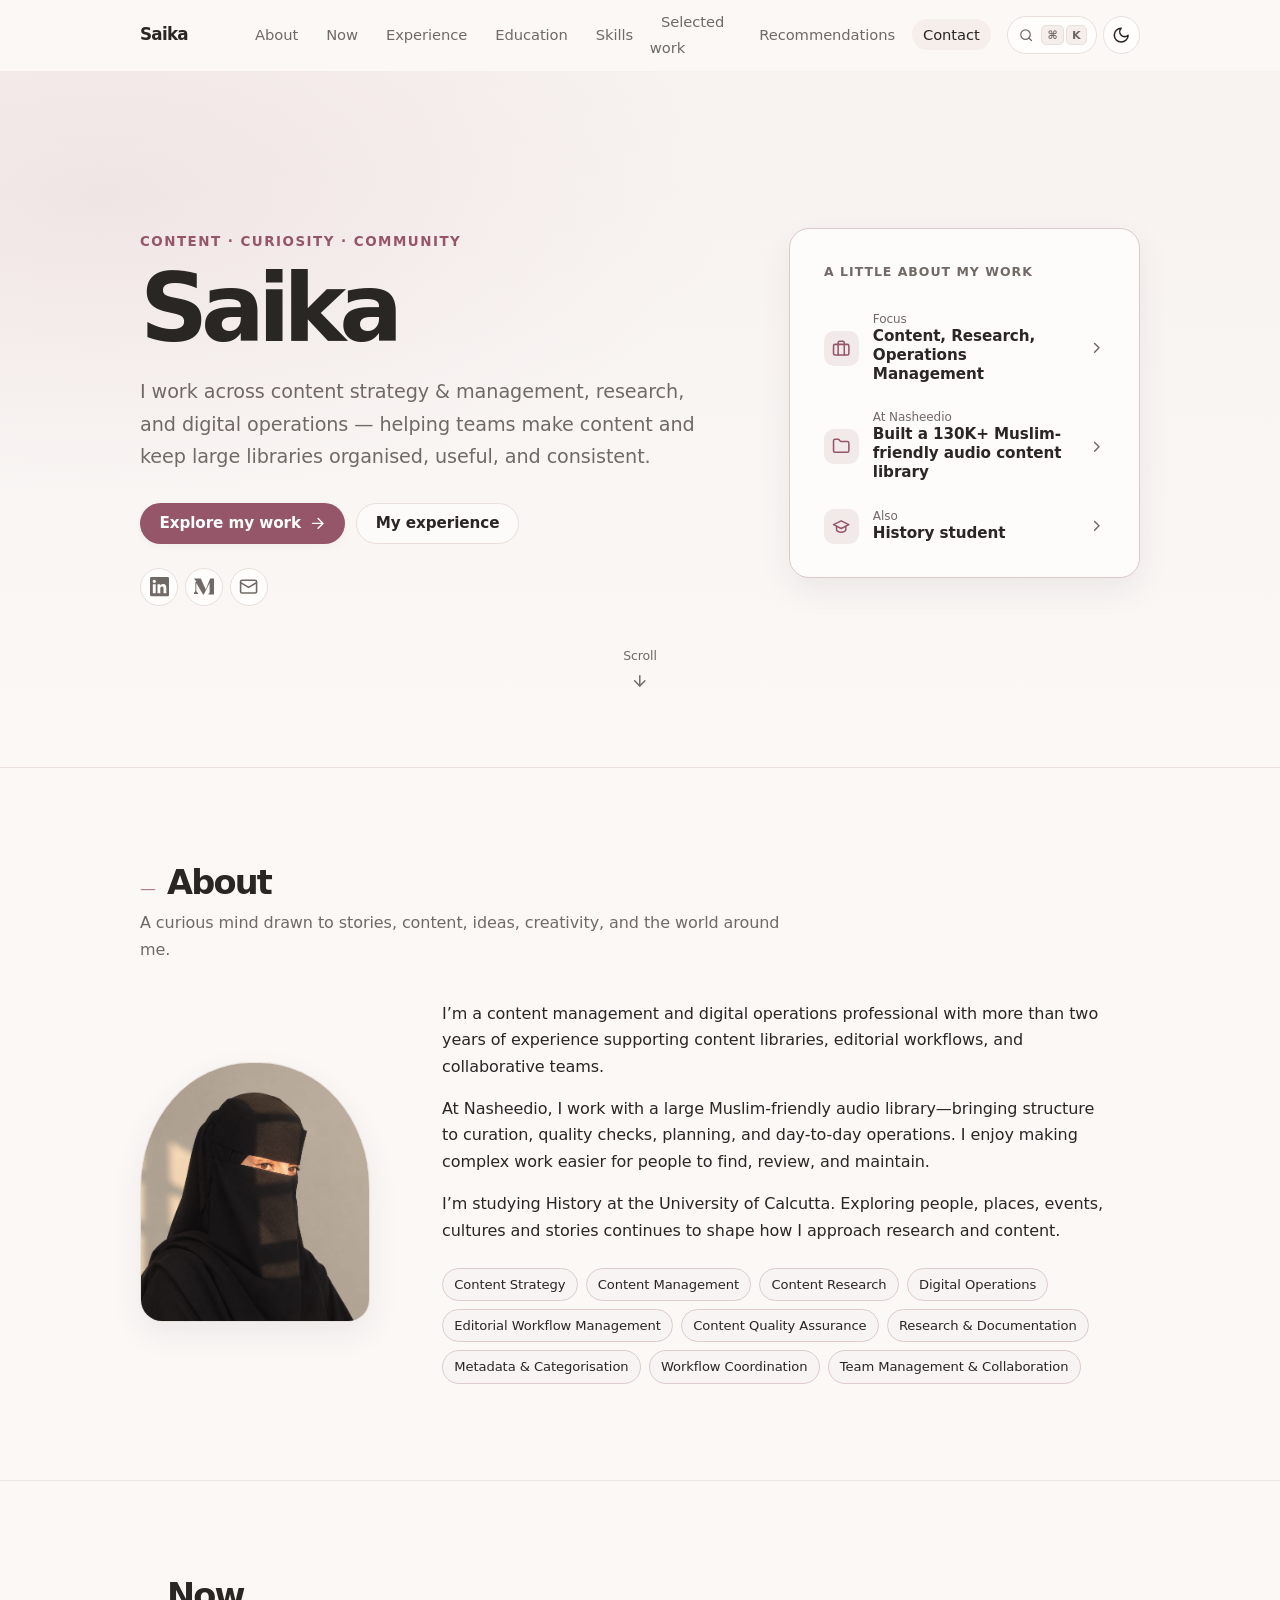
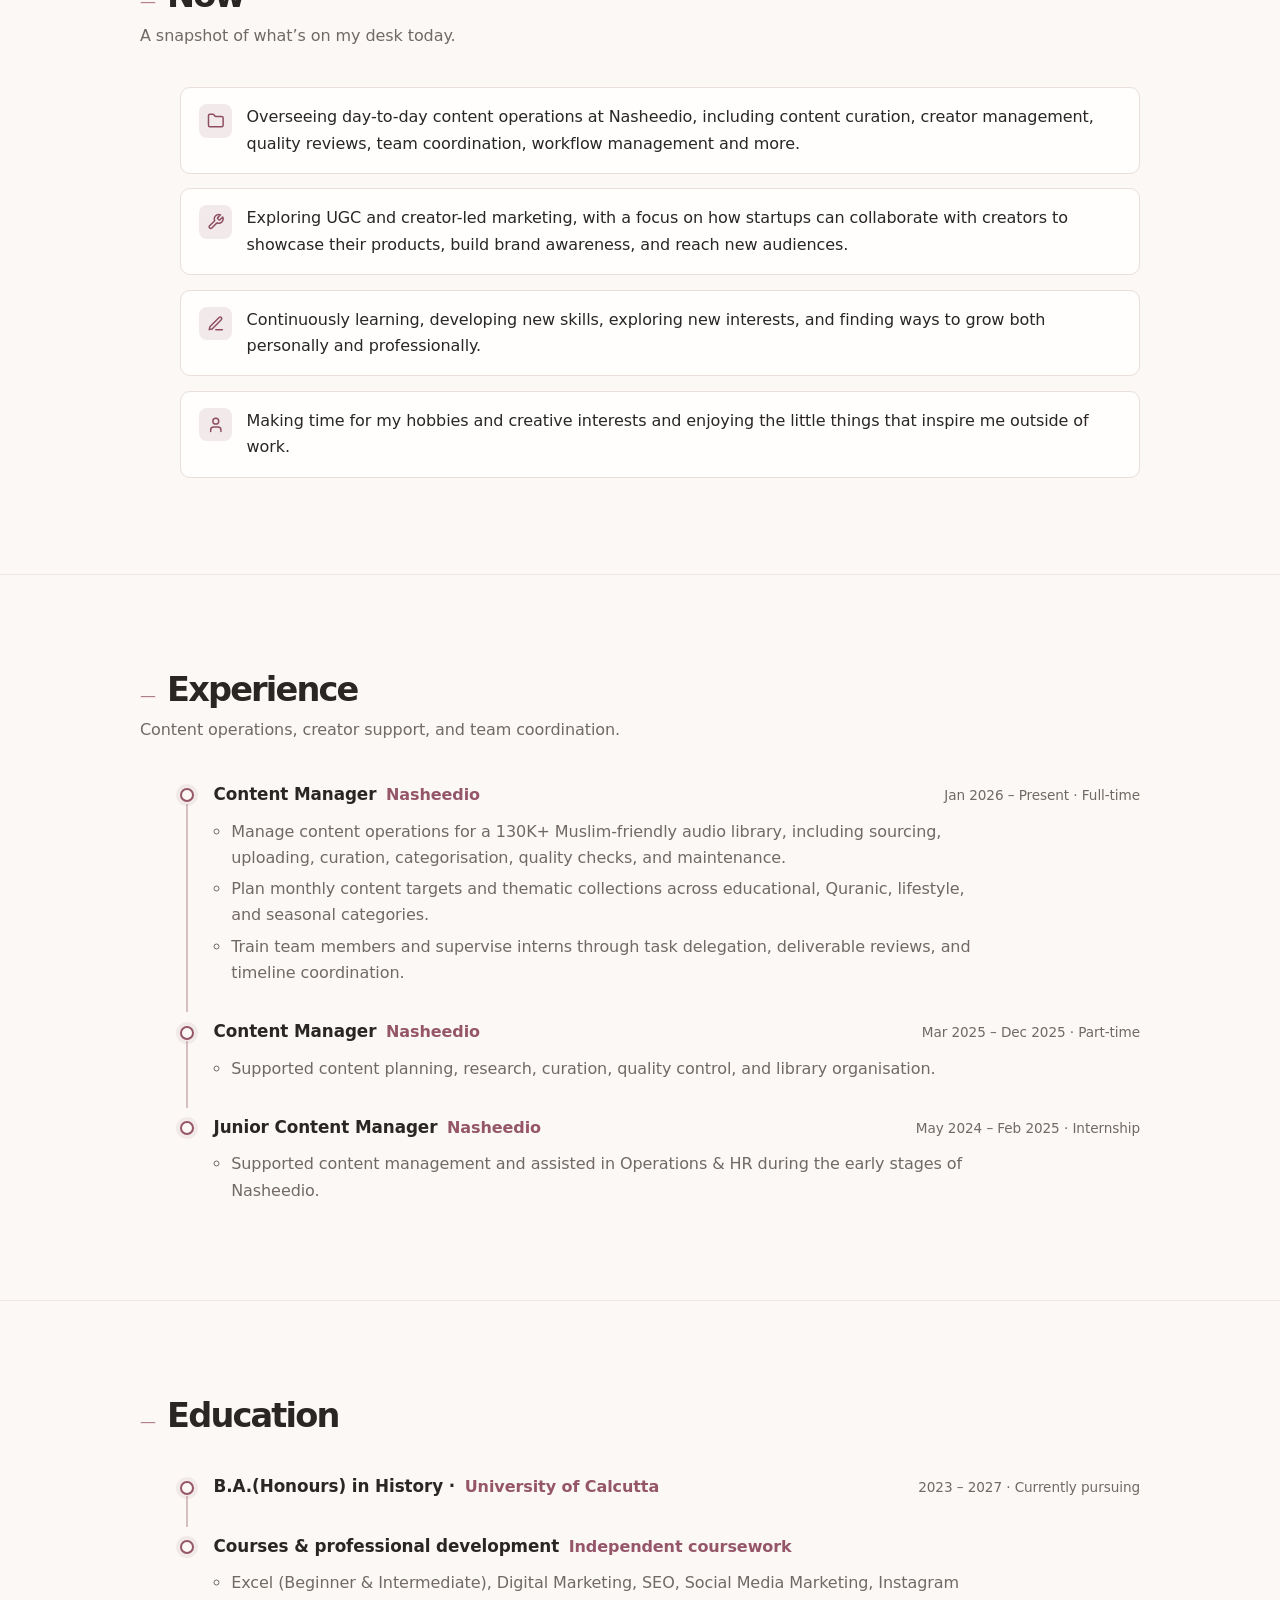
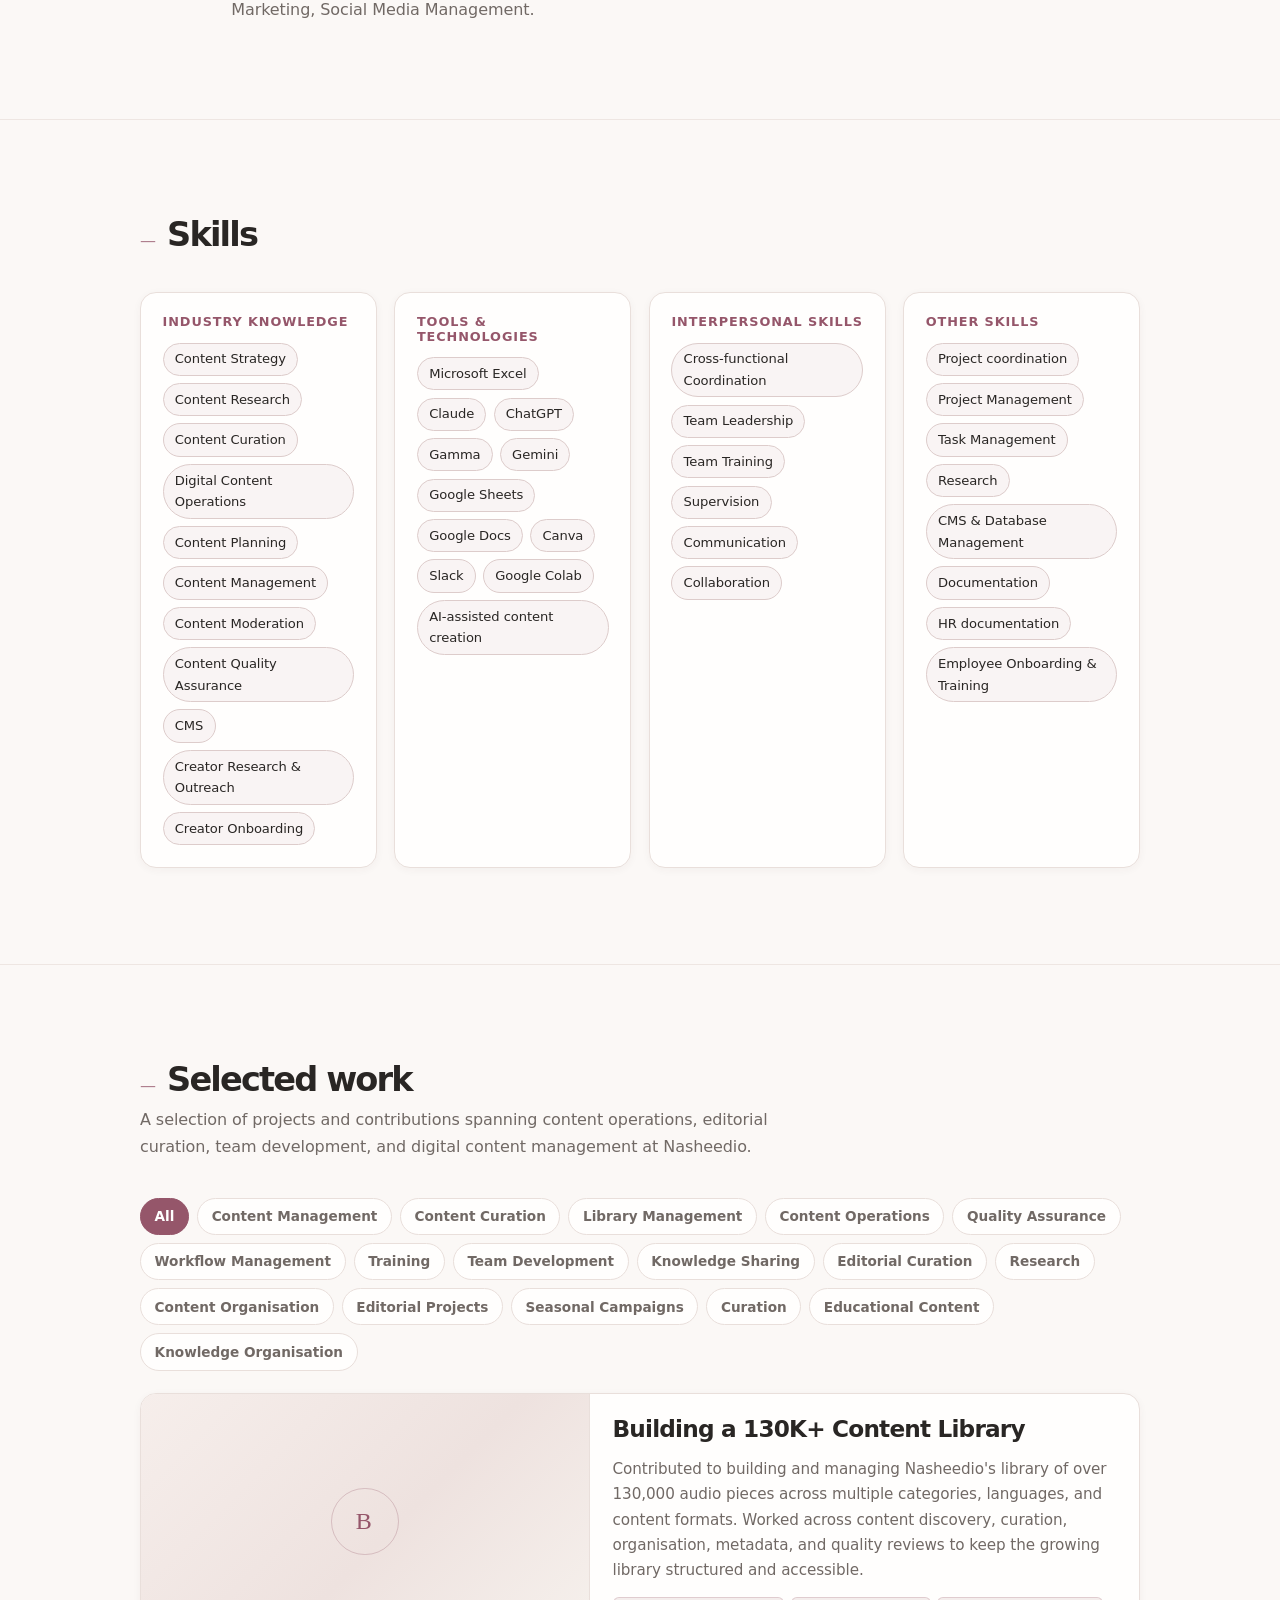
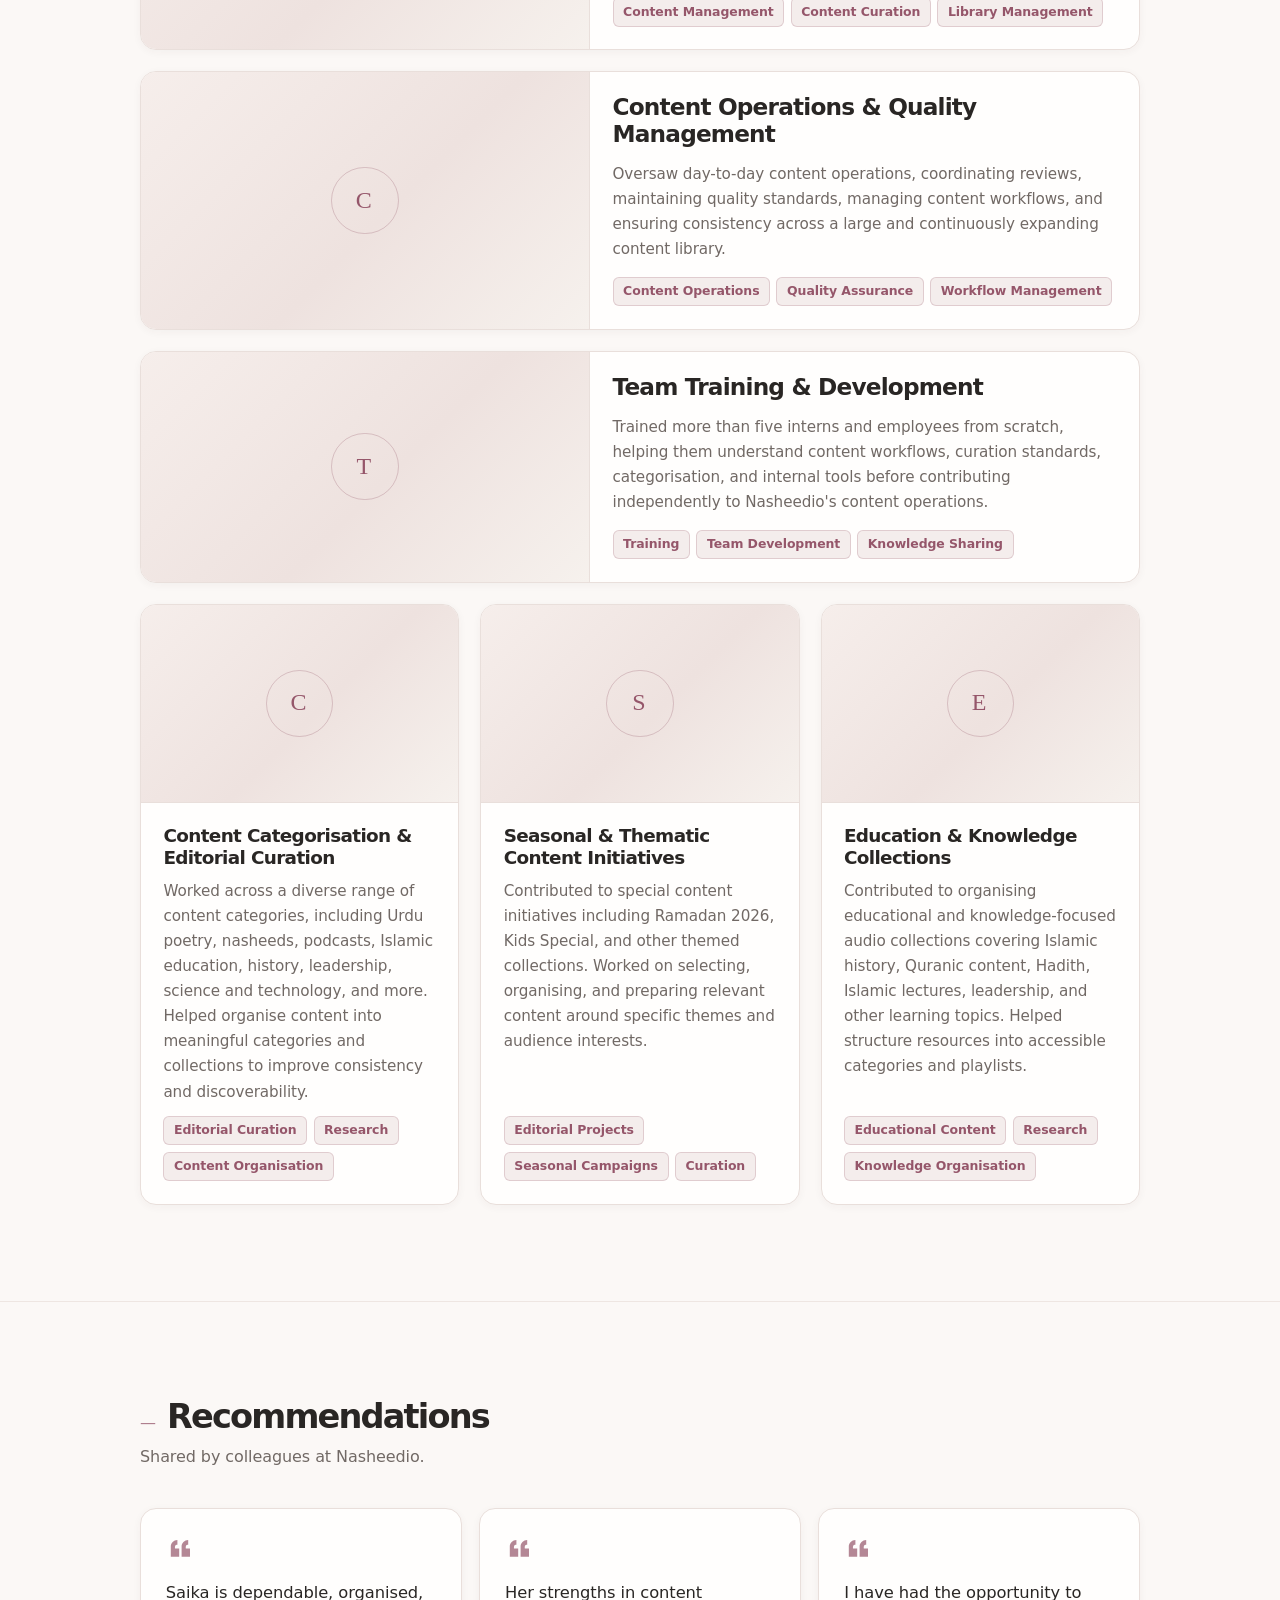
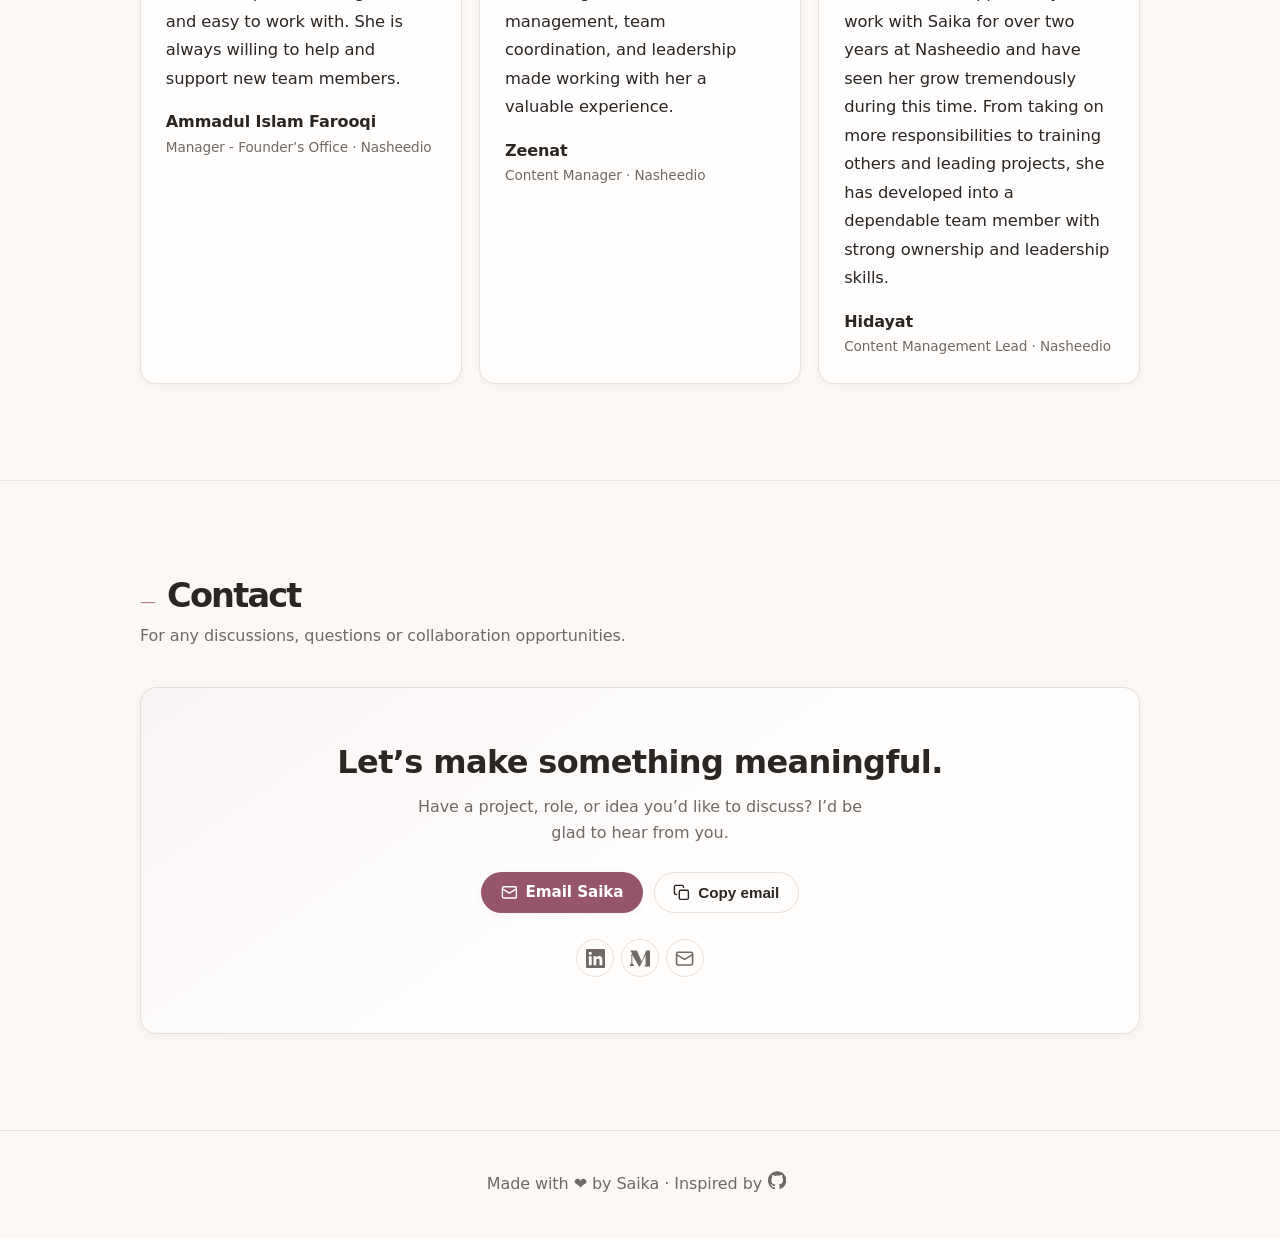
<file: index.html>
<!DOCTYPE html>
<!--
  ===========================================================================
  You normally DON'T need to edit this file.  All of your content lives in
  config.js — edit that instead.  The page below builds itself from it.

  The only things here you might touch are the SEO/sharing tags in <head>,
  and only if you want perfect previews when sharing your link. The README
  "swap favicon + OG image" recipe walks you through it. Most people can
  ignore this file completely.
  ===========================================================================
-->
<html lang="en" data-palette="rose" data-style="soft">
<head>
  <meta charset="UTF-8" />
  <meta name="viewport" content="width=device-width, initial-scale=1.0" />

  <!-- ===== Security & rendering hints ====================================
       These are the only security headers a header-less static host (like
       GitHub Pages) can set — via <meta>. The Content-Security-Policy is a
       defence-in-depth baseline: it blocks plugins/object embeds and <base>
       hijacking, and upgrades any http:// request to https://. It still
       allows self-hosted files, inline scripts/styles this template needs,
       and any HTTPS resource (Google Fonts, embedded maps/videos, a
       Formspree form), so it won't break anything that works over HTTPS.
       The referrer policy trims what you leak to sites you link out to, and
       color-scheme makes native controls (scrollbars, inputs) match dark mode. -->
  <meta http-equiv="Content-Security-Policy" content="default-src 'self'; base-uri 'self'; object-src 'none'; img-src 'self' data: https:; media-src 'self' https:; font-src 'self' https:; style-src 'self' 'unsafe-inline' https:; script-src 'self' 'unsafe-inline' https:; connect-src 'self' https:; frame-src 'self' https:; form-action 'self' https:; upgrade-insecure-requests" />
  <meta name="referrer" content="strict-origin-when-cross-origin" />
  <meta name="color-scheme" content="light" />

  <!-- ===== SEO: shown in the browser tab and in Google ===================
       These also get refreshed from config.js when the page loads, so for
       normal use you can edit config.js. Keep these matching for the best
       previews on social media (those scanners don't run JavaScript). -->
  <title>Saika's Portfolio</title>
  <meta name="description" content="Saika is a content management and digital operations professional focused on thoughtful curation, quality, and dependable workflows." />
  <link rel="canonical" href="https://1saika.github.io/" />

  <!-- ===== Sharing: Open Graph (Facebook, LinkedIn, etc.) ================ -->
  <meta property="og:type" content="website" />
  <meta property="og:title" content="Saika's Portfolio" />
  <meta property="og:description" content="Thoughtful content, well-run systems. Explore Saika’s work in content strategy and digital operations." />
  <meta property="og:url" content="https://1saika.github.io/" />
  <meta property="og:image" content="assets/img/og-image.svg" />

  <!-- ===== Sharing: Twitter / X card ===================================== -->
  <meta name="twitter:card" content="summary_large_image" />
  <meta name="twitter:title" content="Saika's Portfolio" />
  <meta name="twitter:description" content="Thoughtful content, well-run systems. Explore Saika’s work in content strategy and digital operations." />
  <meta name="twitter:image" content="assets/img/og-image.svg" />

  <!-- ===== Icons & theme colour ========================================= -->
  <link rel="icon" href="assets/img/favicon.svg" type="image/svg+xml" />
  <link rel="apple-touch-icon" href="assets/img/icon-192.svg" />
  <link rel="manifest" href="site.webmanifest" />
  <meta name="theme-color" content="#fbf8f6" />

  <!-- ===== Search engines: tell them who this page is about ============== -->
  <script type="application/ld+json">
  {
    "@context": "https://schema.org",
    "@type": "Person",
    "name": "Saika",
    "jobTitle": "Content Manager",
    "email": "saika.work13@gmail.com",
    "sameAs": []
  }
  </script>

  <!-- ===== Anti-flash: set the look BEFORE the page paints ==============
       Tiny inline script so a returning visitor never sees a flash of the
       wrong theme/colour. It reads their saved choices (or device setting)
       and applies them before the first paint. Values are whitelisted so a
       stray localStorage value can't inject an arbitrary attribute. -->
  <script>
    (function () {
      var el = document.documentElement;
      try {
        var saved = localStorage.getItem("theme");          // "light" | "dark" | null
        el.setAttribute("data-theme", saved || "light");
        var p = localStorage.getItem("palette");            // accent colour
        if (["slate","forest","sunset","violet","rose","ocean","mono"].indexOf(p) > -1) el.setAttribute("data-palette", p);
        var s = localStorage.getItem("style");              // layout style
        if (["soft","flat"].indexOf(s) > -1) el.setAttribute("data-style", s);
      } catch (e) { /* private mode / storage off — the defaults are fine */ }
    })();
  </script>

  <link rel="stylesheet" href="css/styles.css" />
</head>

<body>
  <!-- Skip link: lets keyboard users jump straight to the content -->
  <a class="skip-link" href="#content">Skip to content</a>

  <!-- Reading-progress bar: a thin line at the top that fills as you scroll -->
  <div class="scroll-progress" id="scroll-progress" aria-hidden="true"></div>

  <!-- The navbar is built by main.js from config.js -->
  <header id="navbar" class="navbar" aria-label="Primary"></header>

  <!-- OPTIONAL dot-rail (off by default; turn on in config → nav.showDotRail) -->
  <nav id="dot-rail" class="dot-rail" aria-label="Section navigation" hidden></nav>

  <!-- Everything (hero + sections) is rendered here by main.js -->
  <main id="content"></main>

  <!-- The footer is built by main.js -->
  <footer id="site-footer" class="footer"></footer>

  <!-- "Back to top" button (appears after you scroll) -->
  <button id="back-to-top" class="back-to-top" type="button" aria-label="Back to top" hidden></button>

  <!-- 1) your content, then 2) the code that renders it. Keep this order. -->
  <script src="config.js"></script>
  <script src="js/main.js"></script>
</body>
</html>
</file>
<file: css/styles.css>
/* =====================================================================
   STYLES  —  the look of your site.
   =====================================================================
   You usually DON'T need to touch this file. Colours and the font come
   from the variables at the very top — change those to re-theme the
   whole site. Everything below them is the layout, which already works.

   Table of contents:
     1. THEME VARIABLES   ← change colours here (or pick a palette in config.js)
     2. PALETTES          ← the 7 ready-made accent colours
     3b. LAYOUT STYLE     ← "soft" / "flat" — switch the whole look
     3. DARK MODE         ← colours used when dark mode is on
     4. BASE & RESET
     5. LAYOUT HELPERS
     6. SKIP LINK & FOCUS
     7. NAVBAR
     8. BUTTONS, PILLS, CHIPS
     9. HERO + AT-A-GLANCE CARD
    10. SECTIONS & NUMBERED DIVIDERS
    11. ABOUT
    12. NOW
    13. TIMELINE (experience / education)
    14. SKILLS
    15. PROJECTS
    16. WRITING
    17. TESTIMONIALS
    18. CONTACT
    19. FOOTER
    20. BACK-TO-TOP & DOT-RAIL
    21. SCROLL-REVEAL ANIMATION
    22. RESPONSIVE (phones & tablets)
    23. PRINT / RESUME STYLES
   ===================================================================== */


/* =====================================================================
   1. THEME VARIABLES  —  the knobs for your whole site
   ===================================================================== */
:root {
  /* Colours (light mode). Dark-mode versions are in section 3. */
  --bg:        #fbfcfe;   /* page background (a hair off-white so white cards pop) */
  --bg-subtle: #f1f4fa;   /* slightly tinted background (cards behind cards) */
  --card:      #ffffff;   /* card background */
  --text:      #0f172a;   /* main text colour (ink) */
  --muted:     #5b6678;   /* secondary / quieter text */
  --border:    #e5e9f2;   /* hairlines & card borders */

  /* Shape & spacing */
  --radius:      16px;     /* corner roundness for cards & buttons */
  --radius-sm:   10px;
  --max-width:   1080px;   /* how wide the content gets on big screens */
  --gutter:      clamp(1.25rem, 5vw, 2.5rem);  /* side padding */

  /* Typography. To use a Google Font, see the README "change the font". */
  --font: ui-sans-serif, system-ui, -apple-system, "Segoe UI", Roboto,
          Helvetica, Arial, "Apple Color Emoji", "Segoe UI Emoji", sans-serif;

  /* Shadows */
  --shadow-sm: 0 1px 2px rgba(15, 23, 42, 0.05), 0 1px 3px rgba(15, 23, 42, 0.04);
  --shadow-md: 0 10px 30px rgba(15, 23, 42, 0.07);
  --shadow-lg: 0 24px 60px rgba(15, 23, 42, 0.12);

  /* Animation timing */
  --ease: cubic-bezier(0.22, 1, 0.36, 1);

  /* These get set by the palette below — don't edit here. */
  --accent:   #4f46e5;
  --accent-2: #818cf8;
  --link:      var(--accent);
  --highlight: var(--accent);
  --on-accent: #ffffff;   /* text colour that sits on top of the accent */
}

/* =====================================================================
   2. PALETTES  —  the 7 ready-made accent colours (choose one in config.js)
   ---------------------------------------------------------------------
   --accent   = the strong brand colour (buttons, light-mode links)
   --accent-2 = a lighter version (used for links/highlights in dark mode)
   ===================================================================== */
:root[data-palette="slate"]  { --accent: #4f46e5; --accent-2: #a5b4fc; }  /* indigo    */
:root[data-palette="forest"] { --accent: #15803d; --accent-2: #4ade80; }  /* green     */
:root[data-palette="sunset"] { --accent: #ea580c; --accent-2: #fb923c; }  /* orange    */
:root[data-palette="violet"] { --accent: #7c3aed; --accent-2: #c4b5fd; }  /* purple    */
:root[data-palette="rose"]   { --accent: #e11d48; --accent-2: #fb7185; }  /* rose/pink */
:root[data-palette="ocean"]  { --accent: #0891b2; --accent-2: #22d3ee; }  /* cyan/teal */
:root[data-palette="mono"]   { --accent: #52525b; --accent-2: #a1a1aa; }  /* neutral   */

/* In light mode, links/highlights use the strong accent. */
:root { --link: var(--accent); --highlight: var(--accent); }

/* =====================================================================
   3. DARK MODE  —  colours when the moon toggle is on
   ===================================================================== */
:root[data-theme="dark"] {
  --bg:        #0b1120;
  --bg-subtle: #0f172a;
  --card:      #131c31;
  --text:      #e6edf6;
  --muted:     #94a3b8;
  --border:    #25304a;

  --shadow-sm: 0 1px 2px rgba(0, 0, 0, 0.3);
  --shadow-md: 0 8px 24px rgba(0, 0, 0, 0.35);
  --shadow-lg: 0 20px 50px rgba(0, 0, 0, 0.45);

  /* In dark mode, links/highlights use the lighter accent for readability. */
  --link: var(--accent-2);
  --highlight: var(--accent-2);
}

/* =====================================================================
   3b. LAYOUT STYLE  —  switch the whole "look" (a different view)
   ---------------------------------------------------------------------
   The palette above changes the colour; this changes the SHAPE & feel.
   Pick one in config.js  →  theme.style  ("soft" | "flat"), or try them
   live from the ⌘K command palette / the "Start here" box.

     soft  · the default — rounded corners and gentle shadows
     flat  · an editorial look — squared corners, hairline borders,
             no shadows, and a plain (glow-free) hero

   This block sits AFTER dark mode on purpose, so a flat site stays flat
   in both light and dark. Add your own variant by copying the pattern. */
:root[data-style="flat"] {
  --radius:    8px;
  --radius-sm: 6px;
  --shadow-sm: none;
  --shadow-md: none;
  --shadow-lg: none;
}
:root[data-style="flat"] .btn,
:root[data-style="flat"] .pill,
:root[data-style="flat"] .chip,
:root[data-style="flat"] .social-link,
:root[data-style="flat"] .cmdk-open,
:root[data-style="flat"] .guide__swatch,
:root[data-style="flat"] .guide__community { border-radius: 8px; }
:root[data-style="flat"] .hero { background: none; }          /* editorial: drop the glow */
:root[data-style="flat"] .glance::before { display: none; }   /* and the accent bar on the card */
/* Give cards a crisper edge now that the shadows are gone. */
:root[data-style="flat"] .glance { border-color: color-mix(in srgb, var(--accent) 30%, var(--border)); }

/* =====================================================================
   4. BASE & RESET
   ===================================================================== */
*, *::before, *::after { box-sizing: border-box; }
* { margin: 0; }

html { scroll-behavior: smooth; -webkit-text-size-adjust: 100%; }
@media (prefers-reduced-motion: reduce) { html { scroll-behavior: auto; } }

body {
  font-family: var(--font);
  background: var(--bg);
  color: var(--text);
  line-height: 1.65;
  font-size: 1rem;
  -webkit-font-smoothing: antialiased;
  text-rendering: optimizeLegibility;
  /* offset for the sticky navbar when jumping to sections */
  scroll-padding-top: 5rem;
}
:root { scroll-padding-top: 5rem; }

img, svg { display: block; max-width: 100%; height: auto; }
a { color: var(--link); text-decoration-thickness: 1px; text-underline-offset: 2px; }
a:hover { text-decoration: none; }

h1, h2, h3, h4 { line-height: 1.15; font-weight: 700; letter-spacing: -0.02em; }
h2 { font-size: clamp(1.5rem, 1rem + 2vw, 2.1rem); }
h3 { font-size: 1.2rem; }
p { color: var(--text); }
small { font-size: 0.85rem; }

/* =====================================================================
   5. LAYOUT HELPERS
   ===================================================================== */
.container {
  width: 100%;
  max-width: var(--max-width);
  margin-inline: auto;
  padding-inline: var(--gutter);
}
.visually-hidden {
  position: absolute; width: 1px; height: 1px; padding: 0; margin: -1px;
  overflow: hidden; clip: rect(0 0 0 0); white-space: nowrap; border: 0;
}

/* =====================================================================
   6. SKIP LINK & FOCUS  (accessibility)
   ===================================================================== */
.skip-link {
  position: fixed; top: 0; left: 0; z-index: 1000;
  transform: translateY(-120%);
  background: var(--accent); color: var(--on-accent);
  padding: 0.6rem 1rem; border-radius: 0 0 var(--radius-sm) 0;
  font-weight: 600; transition: transform 0.15s var(--ease);
}
.skip-link:focus { transform: translateY(0); }

/* A clear, visible focus ring for keyboard users on everything clickable */
a:focus-visible, button:focus-visible, input:focus-visible,
textarea:focus-visible, [tabindex]:focus-visible {
  outline: 3px solid var(--accent);
  outline-offset: 2px;
  border-radius: 6px;
}

/* =====================================================================
   7. NAVBAR
   ===================================================================== */
.navbar {
  position: sticky; top: 0; z-index: 100;
  background: color-mix(in srgb, var(--bg) 85%, transparent);
  backdrop-filter: saturate(180%) blur(10px);
  border-bottom: 1px solid transparent;
  transition: border-color 0.2s var(--ease), background 0.2s var(--ease);
}
.navbar.is-stuck { border-bottom-color: var(--border); }
.navbar__inner {
  display: flex; align-items: center; justify-content: space-between;
  gap: 1rem; height: 4rem;
  width: 100%; max-width: var(--max-width);
  margin-inline: auto; padding-inline: var(--gutter);
}
.navbar__brand {
  font-weight: 800; font-size: 1.05rem; letter-spacing: -0.02em;
  color: var(--text); text-decoration: none;
}
.navbar__links { display: flex; align-items: center; gap: 0.35rem; list-style: none; }
.navbar__link {
  color: var(--muted); text-decoration: none; font-size: 0.92rem; font-weight: 500;
  padding: 0.45rem 0.7rem; border-radius: 999px; transition: color 0.15s, background 0.15s;
}
.navbar__link:hover { color: var(--text); background: var(--bg-subtle); }
.navbar__link.is-active { color: var(--text); background: var(--bg-subtle); }
.navbar__actions { display: flex; align-items: center; gap: 0.4rem; }

.icon-btn {
  display: inline-flex; align-items: center; justify-content: center;
  width: 2.4rem; height: 2.4rem; border-radius: 999px;
  border: 1px solid var(--border); background: var(--card); color: var(--text);
  cursor: pointer; transition: background 0.15s, border-color 0.15s, transform 0.1s;
}
.icon-btn:hover { background: var(--bg-subtle); }
.icon-btn:active { transform: scale(0.94); }
.icon-btn svg { width: 1.15rem; height: 1.15rem; }

.nav-toggle { display: none; }   /* hamburger — shown on mobile only */

/* =====================================================================
   8. BUTTONS, PILLS, CHIPS
   ===================================================================== */
.btn {
  display: inline-flex; align-items: center; gap: 0.5rem;
  padding: 0.7rem 1.15rem; border-radius: 999px;
  font-weight: 600; font-size: 0.95rem; line-height: 1;
  text-decoration: none; cursor: pointer; border: 1px solid transparent;
  transition: transform 0.1s var(--ease), background 0.15s, box-shadow 0.15s, border-color 0.15s;
}
.btn:active { transform: translateY(1px); }
.btn svg { width: 1.05rem; height: 1.05rem; }

.btn--primary { background: var(--accent); color: var(--on-accent); box-shadow: var(--shadow-sm); }
.btn--primary:hover { box-shadow: var(--shadow-md); filter: brightness(1.05); }

.btn--ghost { background: transparent; color: var(--text); border-color: var(--border); }
.btn--ghost:hover { background: var(--bg-subtle); }

.btn--small { padding: 0.5rem 0.85rem; font-size: 0.85rem; }

.pill {
  display: inline-flex; align-items: center; gap: 0.5rem;
  padding: 0.35rem 0.8rem; border-radius: 999px;
  background: var(--bg-subtle); border: 1px solid var(--border);
  font-size: 0.82rem; font-weight: 600; color: var(--muted);
}
.pill__dot { width: 0.55rem; height: 0.55rem; border-radius: 999px; background: #94a3b8; }
.pill__dot--open { background: #22c55e; box-shadow: 0 0 0 3px rgba(34, 197, 94, 0.18); }

.chip {
  display: inline-block; padding: 0.3rem 0.7rem; border-radius: 999px;
  background: var(--bg-subtle); border: 1px solid var(--border);
  font-size: 0.82rem; color: var(--muted); font-weight: 500;
}
.tag {
  display: inline-block; padding: 0.22rem 0.6rem; border-radius: 6px;
  background: color-mix(in srgb, var(--accent) 10%, transparent);
  color: var(--link); border: 1px solid color-mix(in srgb, var(--accent) 22%, transparent);
  font-size: 0.78rem; font-weight: 600;
}

/* =====================================================================
   9. HERO + AT-A-GLANCE CARD
   ===================================================================== */
.hero {
  position: relative;
  padding-block: clamp(2.5rem, 8vh, 5.5rem) clamp(2rem, 6vh, 4rem);
  /* a soft, calm accent glow at the top — gentle in light mode, richer in dark */
  background:
    radial-gradient(120% 70% at 50% -25%, color-mix(in srgb, var(--accent) 12%, transparent), transparent 62%);
}
:root[data-theme="dark"] .hero {
  background:
    radial-gradient(120% 70% at 50% -25%, color-mix(in srgb, var(--accent) 22%, transparent), transparent 60%);
}
.hero > .container { position: relative; z-index: 1; }
.hero__grid {
  display: grid; gap: clamp(2rem, 5vw, 3.5rem);
  grid-template-columns: 1.1fr 0.9fr; align-items: center;
}
.hero__eyebrow {
  color: var(--link); font-weight: 700; font-size: 0.95rem;
  letter-spacing: 0.01em; margin-top: 1.1rem;
}
.hero__name {
  font-size: clamp(2.4rem, 1rem + 6vw, 4rem);
  font-weight: 800; letter-spacing: -0.035em; margin-top: 0.3rem;
}
.hero__name .hl {
  background: linear-gradient(transparent 65%, color-mix(in srgb, var(--highlight) 35%, transparent) 0);
  padding-inline: 0.05em;
}
.hero__tagline {
  color: var(--muted); font-size: clamp(1.05rem, 1rem + 0.4vw, 1.25rem);
  max-width: 38ch; margin-top: 1.1rem;
}
.hero__cta { display: flex; flex-wrap: wrap; gap: 0.7rem; margin-top: 1.6rem; }
.hero__social { display: flex; gap: 0.4rem; margin-top: 1.5rem; }

.social-link {
  display: inline-flex; align-items: center; justify-content: center;
  width: 2.4rem; height: 2.4rem; border-radius: 999px; color: var(--muted);
  border: 1px solid var(--border); background: var(--card);
  transition: color 0.15s, transform 0.12s, border-color 0.15s;
}
.social-link:hover { color: var(--text); transform: translateY(-2px); border-color: var(--muted); }
.social-link svg { width: 1.2rem; height: 1.2rem; }

/* The signature "At a glance" card */
.glance {
  background: var(--card); border: 1px solid var(--border);
  border-radius: var(--radius); box-shadow: var(--shadow-md);
  padding: 0.6rem; position: relative; overflow: hidden;
}
.glance::before {
  content: ""; position: absolute; inset: 0 0 auto 0; height: 4px;
  background: linear-gradient(90deg, var(--accent), var(--accent-2));
}
.glance__title {
  font-size: 0.78rem; text-transform: uppercase; letter-spacing: 0.08em;
  color: var(--muted); font-weight: 700; padding: 0.85rem 0.85rem 0.35rem;
}
.glance__row {
  display: flex; align-items: center; gap: 0.85rem;
  padding: 0.8rem 0.85rem; border-radius: var(--radius-sm);
  text-decoration: none; color: var(--text); transition: background 0.15s;
}
.glance__row:hover { background: var(--bg-subtle); }
.glance__icon {
  display: inline-flex; align-items: center; justify-content: center;
  width: 2.2rem; height: 2.2rem; border-radius: 10px; flex: none;
  background: color-mix(in srgb, var(--accent) 12%, transparent); color: var(--link);
}
.glance__icon svg { width: 1.15rem; height: 1.15rem; }
.glance__text { display: flex; flex-direction: column; line-height: 1.25; }
.glance__label { font-size: 0.75rem; color: var(--muted); }
.glance__value { font-weight: 600; font-size: 0.95rem; }
.glance__chev { margin-left: auto; color: var(--muted); flex: none; }
.glance__chev svg { width: 1.1rem; height: 1.1rem; }

/* Scroll hint */
.scroll-hint {
  display: flex; flex-direction: column; align-items: center; gap: 0.35rem;
  color: var(--muted); font-size: 0.78rem; margin-top: 2.5rem;
}
.scroll-hint svg { width: 1.1rem; height: 1.1rem; animation: bob 1.8s var(--ease) infinite; }
@keyframes bob { 0%,100% { transform: translateY(0); } 50% { transform: translateY(5px); } }

/* =====================================================================
   10. SECTIONS & NUMBERED DIVIDERS
   ===================================================================== */
#content { counter-reset: section; }
.section { padding-block: clamp(2.5rem, 7vh, 4.5rem); scroll-margin-top: 5rem; }
.section + .section { border-top: 1px solid var(--border); }

.section__head { margin-bottom: 2rem; }
.section__divider {
  display: flex; align-items: baseline; gap: 0.7rem;
  counter-increment: section;
}
.section__divider::before {
  content: counter(section, decimal-leading-zero);
  font-variant-numeric: tabular-nums;
  font-weight: 800; color: var(--link); font-size: 0.95rem;
  letter-spacing: 0.05em;
}
.section__divider .em-dash { color: var(--border); }
.section__title { font-weight: 800; letter-spacing: -0.02em; }
.section__intro { color: var(--muted); margin-top: 0.5rem; max-width: 60ch; }

/* =====================================================================
   11. ABOUT
   ===================================================================== */
.about__grid { display: grid; grid-template-columns: 280px 1fr; gap: clamp(1.5rem, 4vw, 3rem); align-items: start; }
.about__photo {
  width: 100%; aspect-ratio: 1; object-fit: cover;
  border-radius: var(--radius); border: 1px solid var(--border); box-shadow: var(--shadow-sm);
}
.about__bio > p + p { margin-top: 1rem; }
.about__interests { display: flex; flex-wrap: wrap; gap: 0.5rem; margin-top: 1.5rem; }
.about__facts { list-style: none; margin-top: 1.5rem; display: grid; gap: 0.6rem; }
.about__facts li { display: flex; gap: 0.6rem; font-size: 0.95rem; }
.about__facts dt, .about__facts .fact-label { color: var(--muted); min-width: 7rem; font-weight: 500; }
.about__facts .fact-value { font-weight: 600; }

/* =====================================================================
   12. NOW
   ===================================================================== */
.now__list { list-style: none; display: grid; gap: 0.9rem; }
.now__item {
  display: flex; gap: 0.9rem; align-items: flex-start;
  padding: 1rem 1.1rem; background: var(--card);
  border: 1px solid var(--border); border-radius: var(--radius-sm);
}
.now__icon {
  display: inline-flex; flex: none; width: 2.1rem; height: 2.1rem; border-radius: 8px;
  align-items: center; justify-content: center;
  background: color-mix(in srgb, var(--accent) 12%, transparent); color: var(--link);
}
.now__icon svg { width: 1.1rem; height: 1.1rem; }

/* =====================================================================
   13. TIMELINE  (experience / education)
   ===================================================================== */
.timeline { position: relative; list-style: none; display: grid; gap: 1.6rem; }
.timeline__item { position: relative; padding-left: 1.9rem; }
.timeline__item::before {   /* the vertical line */
  content: ""; position: absolute; left: 6px; top: 1.4rem; bottom: -1.6rem;
  width: 2px; background: var(--border);
}
.timeline__item:last-child::before { display: none; }
.timeline__item::after {    /* the dot */
  content: ""; position: absolute; left: 0; top: 0.45rem;
  width: 14px; height: 14px; border-radius: 999px;
  background: var(--bg); border: 3px solid var(--accent);
}
.timeline__head { display: flex; flex-wrap: wrap; align-items: baseline; gap: 0.2rem 0.6rem; }
.timeline__title { font-weight: 700; font-size: 1.05rem; }
.timeline__org { color: var(--link); font-weight: 600; }
.timeline__dates { color: var(--muted); font-size: 0.85rem; margin-left: auto; font-variant-numeric: tabular-nums; }
.timeline__bullets { margin: 0.6rem 0 0; padding-left: 1.1rem; color: var(--muted); display: grid; gap: 0.3rem; }
.timeline__logo { width: 1.5rem; height: 1.5rem; border-radius: 5px; object-fit: contain; }

/* =====================================================================
   14. SKILLS
   ===================================================================== */
.skills__grid { display: grid; grid-template-columns: repeat(auto-fit, minmax(220px, 1fr)); gap: 1.1rem; }
.skills__group {
  padding: 1.2rem; background: var(--card);
  border: 1px solid var(--border); border-radius: var(--radius-sm);
}
.skills__group h3 { font-size: 0.8rem; text-transform: uppercase; letter-spacing: 0.07em; color: var(--muted); margin-bottom: 0.8rem; }
.skills__tags { display: flex; flex-wrap: wrap; gap: 0.45rem; }

/* =====================================================================
   15. PROJECTS  (the star)
   ===================================================================== */
.projects__grid { display: grid; grid-template-columns: repeat(auto-fill, minmax(290px, 1fr)); gap: 1.3rem; }
.project {
  display: flex; flex-direction: column; overflow: hidden;
  background: var(--card); border: 1px solid var(--border);
  border-radius: var(--radius); box-shadow: var(--shadow-sm);
  transition: transform 0.18s var(--ease), box-shadow 0.18s var(--ease), border-color 0.18s;
}
.project:hover { transform: translateY(-4px); box-shadow: var(--shadow-lg); border-color: color-mix(in srgb, var(--accent) 30%, var(--border)); }
.project__media { aspect-ratio: 16 / 10; overflow: hidden; background: var(--bg-subtle); border-bottom: 1px solid var(--border); }
.project__media img { width: 100%; height: 100%; object-fit: cover; transition: transform 0.3s var(--ease); }
.project:hover .project__media img { transform: scale(1.04); }
.project__body { padding: 1.2rem; display: flex; flex-direction: column; gap: 0.7rem; flex: 1; }
.project__title { font-size: 1.15rem; font-weight: 700; }
.project__desc { color: var(--muted); font-size: 0.95rem; }
.project__tags { display: flex; flex-wrap: wrap; gap: 0.4rem; margin-top: auto; }
.project__links { display: flex; flex-wrap: wrap; gap: 0.5rem; padding-top: 0.4rem; }

/* Featured project spans the full width and goes side-by-side on desktop */
.project--featured { grid-column: 1 / -1; }
@media (min-width: 760px) {
  .project--featured { flex-direction: row; }
  .project--featured .project__media { aspect-ratio: auto; flex: 1 1 45%; border-bottom: none; border-right: 1px solid var(--border); }
  .project--featured .project__body { flex: 1 1 55%; justify-content: center; gap: 0.9rem; }
  .project--featured .project__title { font-size: 1.45rem; }
}

/* =====================================================================
   15b. STATS  ("by the numbers")
   ===================================================================== */
.stats__grid { display: grid; grid-template-columns: repeat(auto-fit, minmax(150px, 1fr)); gap: 1.1rem; }
.stat {
  text-align: center; padding: 1.4rem 1rem;
  background: var(--card); border: 1px solid var(--border); border-radius: var(--radius); box-shadow: var(--shadow-sm);
}
.stat__value {
  font-size: clamp(2rem, 1rem + 3vw, 2.8rem); font-weight: 800; letter-spacing: -0.03em;
  color: var(--link); font-variant-numeric: tabular-nums; line-height: 1;
}
.stat__label { margin-top: 0.5rem; color: var(--muted); font-size: 0.9rem; }

/* Custom "embed" sections (a map / video / tool you paste into config) */
.embed { display: grid; gap: 1rem; }
.embed iframe { width: 100%; border: 0; border-radius: var(--radius-sm); min-height: 320px; }

/* =====================================================================
   15c. GALLERY + LIGHTBOX
   ===================================================================== */
.gallery__grid { display: grid; grid-template-columns: repeat(auto-fill, minmax(200px, 1fr)); gap: 0.9rem; }
.gallery__item {
  position: relative; display: block; padding: 0; aspect-ratio: 1; cursor: pointer;
  border: 1px solid var(--border); border-radius: var(--radius-sm); overflow: hidden;
  background: var(--bg-subtle); transition: transform 0.18s var(--ease), box-shadow 0.18s var(--ease);
}
.gallery__item:hover { transform: translateY(-3px); box-shadow: var(--shadow-md); }
.gallery__item img { width: 100%; height: 100%; object-fit: cover; transition: transform 0.3s var(--ease); }
.gallery__item:hover img { transform: scale(1.05); }
.gallery__caption {
  position: absolute; left: 0; right: 0; bottom: 0; padding: 1.6rem 0.7rem 0.6rem;
  color: #fff; font-size: 0.8rem; font-weight: 500; text-align: left;
  background: linear-gradient(transparent, rgba(0, 0, 0, 0.7)); opacity: 0; transition: opacity 0.18s;
}
.gallery__item:hover .gallery__caption, .gallery__item:focus-visible .gallery__caption { opacity: 1; }

.lightbox {
  position: fixed; inset: 0; z-index: 300; display: grid; place-items: center;
  padding: clamp(1rem, 4vw, 3rem); background: rgba(2, 6, 23, 0.86); backdrop-filter: blur(4px);
}
.lightbox[hidden] { display: none; }
.lightbox__figure { margin: 0; max-width: 100%; max-height: 100%; display: flex; flex-direction: column; gap: 0.6rem; }
.lightbox__img {
  max-width: 100%; max-height: 82vh; object-fit: contain; margin-inline: auto;
  border-radius: var(--radius-sm); box-shadow: 0 20px 60px rgba(0, 0, 0, 0.5);
}
.lightbox__caption { color: #e2e8f0; text-align: center; font-size: 0.9rem; }
.lightbox__close {
  position: absolute; top: 1rem; right: 1rem; width: 2.6rem; height: 2.6rem;
  display: grid; place-items: center; border-radius: 999px; cursor: pointer;
  background: rgba(255, 255, 255, 0.12); color: #fff; border: 1px solid rgba(255, 255, 255, 0.25);
  transition: background 0.15s;
}
.lightbox__close:hover { background: rgba(255, 255, 255, 0.22); }
.lightbox__close svg { width: 1.3rem; height: 1.3rem; }

/* Prev / next arrows (only shown when the gallery has more than one photo) */
.lightbox__nav {
  position: absolute; top: 50%; transform: translateY(-50%);
  width: 2.8rem; height: 2.8rem; display: grid; place-items: center;
  border-radius: 999px; cursor: pointer;
  background: rgba(255, 255, 255, 0.12); color: #fff; border: 1px solid rgba(255, 255, 255, 0.25);
  transition: background 0.15s;
}
.lightbox__nav:hover { background: rgba(255, 255, 255, 0.22); }
.lightbox__nav svg { width: 1.5rem; height: 1.5rem; }
.lightbox__nav--prev { left: clamp(0.5rem, 3vw, 2rem); }
.lightbox__nav--next { right: clamp(0.5rem, 3vw, 2rem); }
@media (max-width: 560px) { .lightbox__nav { width: 2.4rem; height: 2.4rem; } }

/* =====================================================================
   16. WRITING
   ===================================================================== */
.writing__grid { display: grid; grid-template-columns: repeat(auto-fill, minmax(260px, 1fr)); gap: 1.1rem; }
.post {
  display: flex; flex-direction: column; gap: 0.5rem; padding: 1.3rem;
  background: var(--card); border: 1px solid var(--border); border-radius: var(--radius);
  text-decoration: none; color: var(--text);
  transition: transform 0.16s var(--ease), border-color 0.16s, box-shadow 0.16s;
}
.post:hover { transform: translateY(-3px); border-color: color-mix(in srgb, var(--accent) 30%, var(--border)); box-shadow: var(--shadow-md); }
.post__date { color: var(--muted); font-size: 0.8rem; font-variant-numeric: tabular-nums; }
.post__title { font-size: 1.1rem; font-weight: 700; }
.post__blurb { color: var(--muted); font-size: 0.92rem; }
.post__more { color: var(--link); font-weight: 600; font-size: 0.88rem; margin-top: auto; display: inline-flex; align-items: center; gap: 0.3rem; }
.post__more svg { width: 0.95rem; height: 0.95rem; transition: transform 0.15s; }
.post:hover .post__more svg { transform: translateX(3px); }

/* =====================================================================
   17. TESTIMONIALS
   ===================================================================== */
.quotes__grid { display: grid; grid-template-columns: repeat(auto-fit, minmax(280px, 1fr)); gap: 1.1rem; }
.quote {
  padding: 1.5rem; background: var(--card); border: 1px solid var(--border);
  border-radius: var(--radius); display: flex; flex-direction: column; gap: 1rem;
}
.quote__mark { color: var(--accent); opacity: 0.5; }
.quote__mark svg { width: 1.8rem; height: 1.8rem; }
.quote__text { font-size: 1.02rem; font-style: italic; }
.quote__who { display: flex; flex-direction: column; }
.quote__name { font-weight: 700; }
.quote__role { color: var(--muted); font-size: 0.85rem; }

/* =====================================================================
   18. CONTACT
   ===================================================================== */
.contact__card {
  text-align: center; padding: clamp(2rem, 5vw, 3.5rem);
  background: var(--card); border: 1px solid var(--border); border-radius: var(--radius);
  box-shadow: var(--shadow-sm);
}
.contact__heading { font-size: clamp(1.5rem, 1rem + 2vw, 2rem); font-weight: 800; }
.contact__text { color: var(--muted); margin: 0.8rem auto 1.6rem; max-width: 46ch; }
.contact__actions { display: flex; flex-wrap: wrap; gap: 0.7rem; justify-content: center; }
.contact__social { display: flex; gap: 0.4rem; justify-content: center; margin-top: 1.6rem; }

.contact-form { margin-top: 2rem; display: grid; gap: 0.9rem; text-align: left; max-width: 520px; margin-inline: auto; }
.contact-form label { font-weight: 600; font-size: 0.9rem; display: block; margin-bottom: 0.35rem; }
.contact-form input, .contact-form textarea {
  width: 100%; padding: 0.7rem 0.85rem; font: inherit; color: var(--text);
  background: var(--bg); border: 1px solid var(--border); border-radius: var(--radius-sm);
}
.contact-form textarea { min-height: 120px; resize: vertical; }

/* =====================================================================
   19. FOOTER
   ===================================================================== */
.footer { border-top: 1px solid var(--border); padding-block: 2.5rem; margin-top: 1rem; }
.footer__inner { display: flex; flex-direction: column; align-items: center; gap: 1rem; text-align: center; }
.footer__tagline { color: var(--muted); }
.footer__social { display: flex; gap: 0.4rem; }
.footer__credit { color: var(--muted); font-size: 0.82rem; }
.footer__credit a { color: var(--link); }
.footer__repo {
  display: inline-flex; align-items: center; gap: 0.45rem;
  color: var(--muted); text-decoration: none; font-size: 0.85rem; font-weight: 600;
  transition: color 0.15s;
}
.footer__repo:hover { color: var(--text); }
.footer__repo svg { width: 1rem; height: 1rem; }

/* =====================================================================
   19b. "START HERE" GUIDE  (the help box for the site owner)
   ---------------------------------------------------------------------
   A friendly, removable note at the top of the page. It only matters to
   you while you set up — hide it with guide.show:false in config.js.
   ===================================================================== */
.guide {
  position: relative;
  margin-top: 1.75rem;
  padding: 1.5rem 1.6rem;
  border-radius: var(--radius);
  border: 1px dashed color-mix(in srgb, var(--accent) 45%, var(--border));
  background: color-mix(in srgb, var(--accent) 7%, var(--card));
  box-shadow: var(--shadow-sm);
}
.guide__close {
  position: absolute; top: 0.7rem; right: 0.7rem;
  display: grid; place-items: center; width: 2rem; height: 2rem;
  border-radius: 999px; border: 1px solid var(--border);
  background: var(--card); color: var(--muted); cursor: pointer;
  transition: background 0.15s, color 0.15s;
}
.guide__close:hover { background: var(--bg-subtle); color: var(--text); }
.guide__close svg { width: 1rem; height: 1rem; }
.guide__eyebrow { color: var(--link); font-weight: 700; font-size: 0.85rem; }
.guide__title { margin-top: 0.2rem; font-size: 1.25rem; padding-right: 2rem; }
.guide__steps { margin: 1rem 0 0; padding-left: 1.25rem; display: grid; gap: 0.45rem; }
.guide__steps li { padding-left: 0.2rem; }
.guide code {
  background: var(--bg-subtle); border: 1px solid var(--border);
  border-radius: 6px; padding: 0.05rem 0.35rem; font-size: 0.85em;
  font-family: ui-monospace, SFMono-Regular, Menlo, Consolas, monospace;
}
.guide a { color: var(--link); }
.guide__colours { display: flex; flex-wrap: wrap; align-items: center; gap: 0.6rem; margin-top: 1.2rem; }
.guide__colours-label { font-weight: 600; font-size: 0.9rem; color: var(--muted); }
.guide__swatches { display: flex; flex-wrap: wrap; gap: 0.45rem; }
.guide__swatch {
  display: inline-flex; align-items: center; gap: 0.45rem;
  padding: 0.35rem 0.75rem; border-radius: 999px;
  border: 1px solid var(--border); background: var(--card); color: var(--text);
  font: inherit; font-size: 0.82rem; font-weight: 600; cursor: pointer;
  transition: background 0.15s, border-color 0.15s, transform 0.1s;
}
.guide__swatch:hover { background: var(--bg-subtle); }
.guide__swatch:active { transform: scale(0.96); }
.guide__swatch.is-active { border-color: var(--accent); box-shadow: 0 0 0 2px color-mix(in srgb, var(--accent) 25%, transparent); }
.guide__swatch-dot { width: 0.75rem; height: 0.75rem; border-radius: 999px; }
.guide__swatch-dot--slate  { background: #4f46e5; }
.guide__swatch-dot--forest { background: #15803d; }
.guide__swatch-dot--sunset { background: #ea580c; }
.guide__swatch-dot--violet { background: #7c3aed; }
.guide__swatch-dot--rose   { background: #e11d48; }
.guide__swatch-dot--ocean  { background: #0891b2; }
.guide__swatch-dot--mono   { background: #52525b; }
.guide__hint { margin-top: 0.9rem; font-size: 0.88rem; color: var(--muted); }
.guide__next { margin-top: 1.1rem; padding-top: 1rem; border-top: 1px dashed var(--border); }
.guide__next-title { font-weight: 700; font-size: 0.92rem; }
.guide__next-list {
  list-style: none; margin: 0.6rem 0 0; padding: 0;
  display: grid; gap: 0.45rem; font-size: 0.9rem; color: var(--muted);
}
.guide__next-list strong { color: var(--text); }
.guide__community {
  display: inline-flex; align-items: center; gap: 0.4rem; margin-top: 0.95rem;
  padding: 0.55rem 0.95rem; border-radius: 999px; text-decoration: none;
  font-weight: 600; font-size: 0.88rem; color: var(--on-accent); background: var(--accent);
  box-shadow: var(--shadow-sm);
}
.guide__community:hover { filter: brightness(1.06); box-shadow: var(--shadow-md); }
.guide__foot { margin-top: 0.9rem; font-size: 0.85rem; color: var(--muted); }

/* =====================================================================
   20. BACK-TO-TOP & DOT-RAIL
   ===================================================================== */
.back-to-top {
  position: fixed; right: 1.2rem; bottom: 1.2rem; z-index: 90;
  width: 2.8rem; height: 2.8rem; border-radius: 999px;
  background: var(--accent); color: var(--on-accent); border: none; cursor: pointer;
  box-shadow: var(--shadow-md); display: grid; place-items: center;
  opacity: 0; transform: translateY(10px); pointer-events: none;
  transition: opacity 0.2s var(--ease), transform 0.2s var(--ease);
}
.back-to-top.is-visible { opacity: 1; transform: none; pointer-events: auto; }
.back-to-top svg { width: 1.3rem; height: 1.3rem; }

.dot-rail {
  position: fixed; right: 1.4rem; top: 50%; transform: translateY(-50%); z-index: 80;
  display: flex; flex-direction: column; align-items: flex-end; gap: 0.75rem;
}
.dot-rail a {
  position: relative; display: block;
  width: 11px; height: 11px; border-radius: 999px;
  background: var(--border); transition: background 0.2s, transform 0.2s;
}
.dot-rail a:hover, .dot-rail a:focus-visible { transform: scale(1.35); background: var(--muted); }
.dot-rail a.is-active { background: var(--accent); transform: scale(1.3); }
/* the section name that slides out when you hover/focus a dot */
.dot-rail__label {
  position: absolute; right: 1.5rem; top: 50%;
  transform: translateY(-50%) translateX(6px);
  white-space: nowrap; font-size: 0.78rem; font-weight: 600; color: var(--text);
  background: var(--card); border: 1px solid var(--border); border-radius: 999px;
  padding: 0.2rem 0.65rem; box-shadow: var(--shadow-sm);
  opacity: 0; pointer-events: none; transition: opacity 0.18s var(--ease), transform 0.18s var(--ease);
}
.dot-rail a:hover .dot-rail__label,
.dot-rail a:focus-visible .dot-rail__label {
  opacity: 1; transform: translateY(-50%) translateX(0);
}
@media (max-width: 1100px) { .dot-rail { display: none; } }

/* Reading-progress bar (top of the page) */
.scroll-progress {
  position: fixed; top: 0; left: 0; right: 0; height: 3px; z-index: 200;
  transform: scaleX(0); transform-origin: 0 50%;
  background: linear-gradient(90deg, var(--accent), var(--accent-2));
  will-change: transform;
}

/* =====================================================================
   21. SCROLL-REVEAL ANIMATION
   ===================================================================== */
.reveal { opacity: 0; transform: translateY(18px); transition: opacity 0.6s var(--ease), transform 0.6s var(--ease); }
.reveal.is-visible { opacity: 1; transform: none; }
@media (prefers-reduced-motion: reduce) {
  .reveal { opacity: 1 !important; transform: none !important; transition: none !important; }
  .scroll-hint svg { animation: none; }
}

/* =====================================================================
   21b. COMMAND PALETTE, FILTERS, TOAST  (the newer interactive bits)
   ===================================================================== */

/* --- the navbar "search / ⌘K" button --------------------------------- */
.cmdk-open {
  display: inline-flex; align-items: center; gap: 0.5rem;
  height: 2.4rem; padding: 0 0.55rem 0 0.7rem; border-radius: 999px;
  border: 1px solid var(--border); background: var(--card); color: var(--muted);
  cursor: pointer; font: inherit; transition: background 0.15s, border-color 0.15s, color 0.15s;
}
.cmdk-open:hover { background: var(--bg-subtle); color: var(--text); }
.cmdk-open svg { width: 1.15rem; height: 1.15rem; }
.cmdk-open__hint { display: inline-flex; gap: 2px; }
.cmdk-open__hint kbd {
  font: inherit; font-size: 0.7rem; font-weight: 700; line-height: 1;
  padding: 0.22rem 0.32rem; border-radius: 5px; color: var(--muted);
  background: var(--bg-subtle); border: 1px solid var(--border);
}

/* --- the palette overlay --------------------------------------------- */
.cmdk {
  position: fixed; inset: 0; z-index: 400; display: flex;
  justify-content: center; align-items: flex-start;
  padding: clamp(1rem, 12vh, 8rem) 1rem 1rem;
  background: rgba(2, 6, 23, 0.55); backdrop-filter: blur(4px);
}
.cmdk[hidden] { display: none; }
.cmdk__panel {
  width: 100%; max-width: 560px; max-height: min(70vh, 560px);
  display: flex; flex-direction: column; overflow: hidden;
  background: var(--card); border: 1px solid var(--border);
  border-radius: var(--radius); box-shadow: var(--shadow-lg);
  animation: cmdk-in 0.18s var(--ease);
}
@keyframes cmdk-in { from { opacity: 0; transform: translateY(-8px) scale(0.98); } to { opacity: 1; transform: none; } }
@media (prefers-reduced-motion: reduce) { .cmdk__panel { animation: none; } }
.cmdk__search { display: flex; align-items: center; gap: 0.6rem; padding: 0.85rem 1rem; border-bottom: 1px solid var(--border); }
.cmdk__search > svg { width: 1.2rem; height: 1.2rem; color: var(--muted); flex: none; }
.cmdk__input { flex: 1; min-width: 0; border: 0; background: transparent; color: var(--text); font: inherit; font-size: 1rem; padding: 0.15rem 0; }
.cmdk__input:focus { outline: none; }
.cmdk__esc { font: inherit; font-size: 0.7rem; color: var(--muted); padding: 0.2rem 0.4rem; border-radius: 6px; border: 1px solid var(--border); background: var(--bg-subtle); flex: none; }
.cmdk__list { list-style: none; margin: 0; padding: 0.4rem; overflow-y: auto; }
.cmdk__group { font-size: 0.7rem; text-transform: uppercase; letter-spacing: 0.08em; color: var(--muted); font-weight: 700; padding: 0.6rem 0.6rem 0.3rem; }
.cmdk__item { display: flex; align-items: center; gap: 0.75rem; padding: 0.55rem 0.65rem; border-radius: var(--radius-sm); cursor: pointer; color: var(--text); }
.cmdk__item-icon {
  display: inline-flex; align-items: center; justify-content: center;
  width: 1.9rem; height: 1.9rem; border-radius: 8px; flex: none;
  background: color-mix(in srgb, var(--accent) 12%, transparent); color: var(--link);
}
.cmdk__item-icon svg { width: 1.05rem; height: 1.05rem; }
.cmdk__item-label { font-size: 0.95rem; font-weight: 500; }
.cmdk__item.is-active { background: color-mix(in srgb, var(--accent) 14%, transparent); }
.cmdk__empty { padding: 1.4rem 0.9rem; color: var(--muted); font-size: 0.92rem; text-align: center; }
.cmdk__foot { display: flex; flex-wrap: wrap; gap: 1rem; padding: 0.6rem 0.95rem; border-top: 1px solid var(--border); color: var(--muted); font-size: 0.75rem; }
.cmdk__foot span { display: inline-flex; align-items: center; gap: 0.35rem; }
.cmdk__foot kbd { font: inherit; font-size: 0.7rem; padding: 0.1rem 0.35rem; border-radius: 5px; border: 1px solid var(--border); background: var(--bg-subtle); }

/* --- project tag filters --------------------------------------------- */
.projects__filters { display: flex; flex-wrap: wrap; gap: 0.5rem; margin-bottom: 1.4rem; }
.filter-btn {
  font: inherit; font-size: 0.85rem; font-weight: 600; cursor: pointer;
  padding: 0.4rem 0.85rem; border-radius: 999px;
  border: 1px solid var(--border); background: var(--card); color: var(--muted);
  transition: color 0.15s, background 0.15s, border-color 0.15s;
}
.filter-btn:hover { color: var(--text); background: var(--bg-subtle); }
.filter-btn.is-active { color: var(--on-accent); background: var(--accent); border-color: var(--accent); }
.project[hidden] { display: none; }   /* .project sets display:flex, so [hidden] needs a nudge */
@media (prefers-reduced-motion: no-preference) {
  .project.filter-in { animation: filter-in 0.35s var(--ease); }
}
@keyframes filter-in { from { opacity: 0; transform: translateY(10px); } to { opacity: 1; transform: none; } }

/* --- toast (little confirmation, e.g. "Email copied") ---------------- */
.toast {
  position: fixed; left: 50%; bottom: 1.4rem; z-index: 500;
  transform: translate(-50%, 1.5rem); max-width: calc(100vw - 2rem);
  background: var(--text); color: var(--bg);
  padding: 0.65rem 1.1rem; border-radius: 999px; font-size: 0.9rem; font-weight: 600;
  box-shadow: var(--shadow-lg); opacity: 0; pointer-events: none;
  transition: opacity 0.2s var(--ease), transform 0.2s var(--ease);
}
.toast.is-visible { opacity: 1; transform: translate(-50%, 0); }

/* --- contact-form extras (honeypot, status, success) ----------------- */
.hp { position: absolute; left: -9999px; width: 1px; height: 1px; overflow: hidden; }
.contact-form__submit[disabled] { opacity: 0.65; cursor: progress; }
.contact-form__status { font-size: 0.9rem; font-weight: 600; }
.contact-form__status.is-error { color: #dc2626; }
:root[data-theme="dark"] .contact-form__status.is-error { color: #f87171; }
.contact-form__done {
  display: flex; align-items: center; gap: 0.85rem; text-align: left;
  padding: 1.1rem 1.2rem; border-radius: var(--radius-sm);
  background: color-mix(in srgb, var(--accent) 8%, var(--card));
  border: 1px solid color-mix(in srgb, var(--accent) 25%, var(--border));
}
.contact-form__done-icon {
  display: inline-flex; align-items: center; justify-content: center; flex: none;
  width: 2.2rem; height: 2.2rem; border-radius: 999px; background: var(--accent); color: var(--on-accent);
}
.contact-form__done-icon svg { width: 1.2rem; height: 1.2rem; }

/* =====================================================================
   22. RESPONSIVE  (phones & tablets)
   ===================================================================== */
@media (max-width: 880px) {
  .hero__grid { grid-template-columns: 1fr; }
  .glance { max-width: 420px; }
  .about__grid { grid-template-columns: 1fr; }
  .about__photo { max-width: 240px; }
}

/* On phones the "⌘K" hint would crowd the navbar — show just the icon. */
@media (max-width: 620px) {
  .cmdk-open__hint { display: none; }
  .cmdk-open { padding: 0; width: 2.4rem; justify-content: center; }
}

@media (max-width: 1180px) {
  /* Mobile navbar: hide inline links, show hamburger + slide-down menu.
     (Breakpoint is generous so many section links never look cramped.) */
  .nav-toggle { display: inline-flex; }
  .navbar__links {
    position: absolute; top: 4.4rem; left: 0; right: 0;
    flex-direction: column; align-items: stretch; gap: 0.15rem;
    background: var(--bg); border-bottom: 1px solid var(--border);
    padding: 0.6rem var(--gutter) 1rem; box-shadow: var(--shadow-md);
    display: none;
  }
  .navbar__links.is-open { display: flex; }
  .navbar__link { padding: 0.7rem 0.6rem; font-size: 1rem; }
  .timeline__dates { margin-left: 0; width: 100%; }
}

/* =====================================================================
   Saika portfolio visual system
   ===================================================================== */
:root[data-palette="rose"]:not([data-theme="dark"]) {
  --bg: #fbf8f6; --bg-subtle: #f5eeeb; --card: #fffefd;
  --text: #292624; --muted: #716965; --border: #e9dfdb;
  --accent: #95566a; --accent-2: #c48a9d; --link: #8d4d61; --highlight: #95566a;
  --shadow-sm: 0 2px 8px rgba(69, 45, 49, .045);
  --shadow-md: 0 12px 32px rgba(69, 45, 49, .075);
  --shadow-lg: 0 24px 60px rgba(69, 45, 49, .11);
}
:root[data-palette="rose"][data-theme="dark"] { --accent: #cc91a3; --accent-2: #e1b3bf; --on-accent: #281a1e; }
body { letter-spacing: -.005em; }
.navbar { background: color-mix(in srgb, var(--bg) 91%, transparent); }
.navbar__inner { height: 4.4rem; }
.navbar__brand { letter-spacing: -.045em; }
.hero {
  position: relative; overflow: hidden;
  padding-block: clamp(4.6rem, 10vw, 8.2rem) clamp(3.2rem, 6vw, 5.3rem);
  background: radial-gradient(ellipse at 8% 18%, color-mix(in srgb, var(--accent) 9%, transparent), transparent 38%), linear-gradient(180deg, color-mix(in srgb, var(--bg-subtle) 58%, var(--bg)), var(--bg));
  border-bottom: 1px solid var(--border);
}
.hero__grid { grid-template-columns: minmax(0, 1.15fr) minmax(300px, .72fr); gap: clamp(2.5rem, 7vw, 6rem); }
.hero__eyebrow { margin-top: 2rem; color: var(--accent); font-size: .84rem; font-weight: 700; letter-spacing: .11em; text-transform: uppercase; }
.hero__name { max-width: 11ch; margin-top: .5rem; font-size: clamp(3.15rem, 7.4vw, 6rem); letter-spacing: -.075em; line-height: .98; }
.hero__name .hl { text-decoration: underline; text-decoration-color: color-mix(in srgb, var(--accent) 34%, transparent); text-decoration-thickness: .09em; text-underline-offset: .12em; }
.hero__tagline { max-width: 57ch; margin-top: 1.35rem; color: var(--muted); font-size: clamp(1.08rem, 1.5vw, 1.22rem); line-height: 1.7; }
.hero__cta { margin-top: 1.8rem; }
.glance { padding: 1.25rem; border-radius: 20px; background: color-mix(in srgb, var(--card) 90%, var(--bg-subtle)); border-color: color-mix(in srgb, var(--accent) 15%, var(--border)); }
.glance::before { width: 3px; background: linear-gradient(180deg, var(--accent), var(--accent-2)); }
.glance__title { margin-bottom: .65rem; }
.glance__row { padding-block: .82rem; }
.glance__icon { color: var(--accent); background: color-mix(in srgb, var(--accent) 9%, var(--bg)); }
.btn--primary { background: var(--accent); }
.btn--ghost { background: color-mix(in srgb, var(--card) 72%, transparent); }
.section { padding-block: clamp(3.8rem, 8vw, 6rem); }
.section + .section { border-top-color: color-mix(in srgb, var(--border) 72%, transparent); }
.section__head { margin-bottom: 2.35rem; }
.section__divider::before { display: none; }
.section__divider .em-dash { color: var(--accent); opacity: .75; }
.section__title { letter-spacing: -.055em; }
.section__intro { max-width: 64ch; }
.about__grid { grid-template-columns: 230px 1fr; align-items: center; gap: clamp(2rem, 6vw, 4.5rem); }
.about__photo { width: 230px; height: 260px; aspect-ratio: auto; border-radius: 48% 48% 22px 22px; object-fit: cover; box-shadow: var(--shadow-md); }
.about__bio > p { max-width: 66ch; }
.skills__group, .project, .post, .quote { border-color: var(--border); box-shadow: var(--shadow-sm); }
.skills__group { padding: 1.35rem; border-radius: var(--radius); background: var(--card); }
.skills__group h3 { color: var(--accent); }
.chip { background: color-mix(in srgb, var(--accent) 6%, var(--card)); border-color: color-mix(in srgb, var(--accent) 14%, var(--border)); color: var(--text); }
.timeline { gap: 2rem; }
.timeline__item { padding-left: 2.1rem; }
.timeline__item::before { background: color-mix(in srgb, var(--accent) 23%, var(--border)); }
.timeline__item::after { background: var(--bg); border: 2px solid var(--accent); box-shadow: 0 0 0 4px color-mix(in srgb, var(--accent) 9%, transparent); }
.timeline__org { color: var(--accent); }
.timeline__bullets { max-width: 76ch; }
.project { overflow: hidden; }
.project__media--quiet { display: grid; place-items: center; background: linear-gradient(135deg, #f6eeeb, #eee2df 55%, #f6f1ed); }
.project__media--quiet span { display: grid; place-items: center; width: 4.2rem; aspect-ratio: 1; border: 1px solid rgba(149, 86, 106, .28); border-radius: 50%; color: var(--accent); font-family: Georgia, serif; font-size: 1.5rem; letter-spacing: .1em; }
.project__body { padding: 1.4rem; }
.project__title { letter-spacing: -.035em; }
.tag { background: color-mix(in srgb, var(--accent) 7%, var(--bg)); color: var(--accent); }
.section-note { padding: 1.25rem 1.4rem; border: 1px dashed color-mix(in srgb, var(--accent) 35%, var(--border)); border-radius: var(--radius); background: color-mix(in srgb, var(--accent) 4%, var(--card)); color: var(--muted); }
.quote { padding: 1.55rem; }
.quote__mark { color: var(--accent); opacity: .7; }
.quote__text { font-style: normal; line-height: 1.75; }
.contact__card { background: linear-gradient(145deg, color-mix(in srgb, var(--accent) 6%, var(--card)), var(--card) 58%); }
.footer { margin-top: 0; }
.footer__using { display: inline-flex; align-items: center; gap: .35rem; margin-left: .35rem; color: var(--muted); }
.footer__using .footer__repo { font-size: 0; }
.footer__using .footer__repo svg { width: 1.15rem; height: 1.15rem; }
@media (max-width: 880px) {
  .hero__grid { grid-template-columns: 1fr; }
  .hero__aside { max-width: 520px; }
  .about__grid { grid-template-columns: 1fr; align-items: start; }
  .about__photo { width: 180px; height: 205px; }
}
@media (min-width: 561px) and (max-width: 880px) {
  .hero__aside { width: 100%; max-width: none; }
  .glance { max-width: 560px; margin-inline: auto; }
}
@media (max-width: 560px) {
  .hero { padding-top: 3.5rem; }
  .hero__name { font-size: clamp(3rem, 15vw, 4.6rem); }
  .hero__cta { align-items: stretch; }
  .hero__cta .btn { justify-content: center; }
  .timeline__dates { width: 100%; margin-left: 0; }
  .project--featured { grid-column: auto; }
}

/* =====================================================================
   23. PRINT / RESUME STYLES  (File → Print to get a clean résumé)
   ---------------------------------------------------------------------
   Hides the nav, toggles, animations & decorative bits; forces black on
   white so the page prints as a tidy one-/two-page document. -->
   ===================================================================== */
@media print {
  :root { --bg: #fff; --card: #fff; --text: #000; --muted: #333; --border: #bbb; }
  .navbar, .dot-rail, .back-to-top, .scroll-hint, .skip-link, .guide, .scroll-progress,
  .hero__cta, .nav-toggle, .contact-form, .footer__credit,
  .cmdk, .cmdk-open, .toast, .projects__filters { display: none !important; }
  .project[hidden] { display: flex !important; }   /* print every project, ignore any active filter */
  body { font-size: 11pt; line-height: 1.4; }
  .reveal { opacity: 1 !important; transform: none !important; }
  .hero { padding-block: 0.5rem; }
  .hero__grid { grid-template-columns: 1fr; gap: 1rem; }
  .section { padding-block: 0.8rem; page-break-inside: avoid; border-top: 1px solid #ccc; }
  .project, .now__item, .skills__group, .quote, .post, .glance, .contact__card { box-shadow: none !important; border: 1px solid #ccc; }
  a { color: #000; text-decoration: underline; }
  a[href^="http"]::after { content: " (" attr(href) ")"; font-size: 0.8em; color: #555; word-break: break-all; }
  .project:hover, .post:hover { transform: none; }
}
</file>
